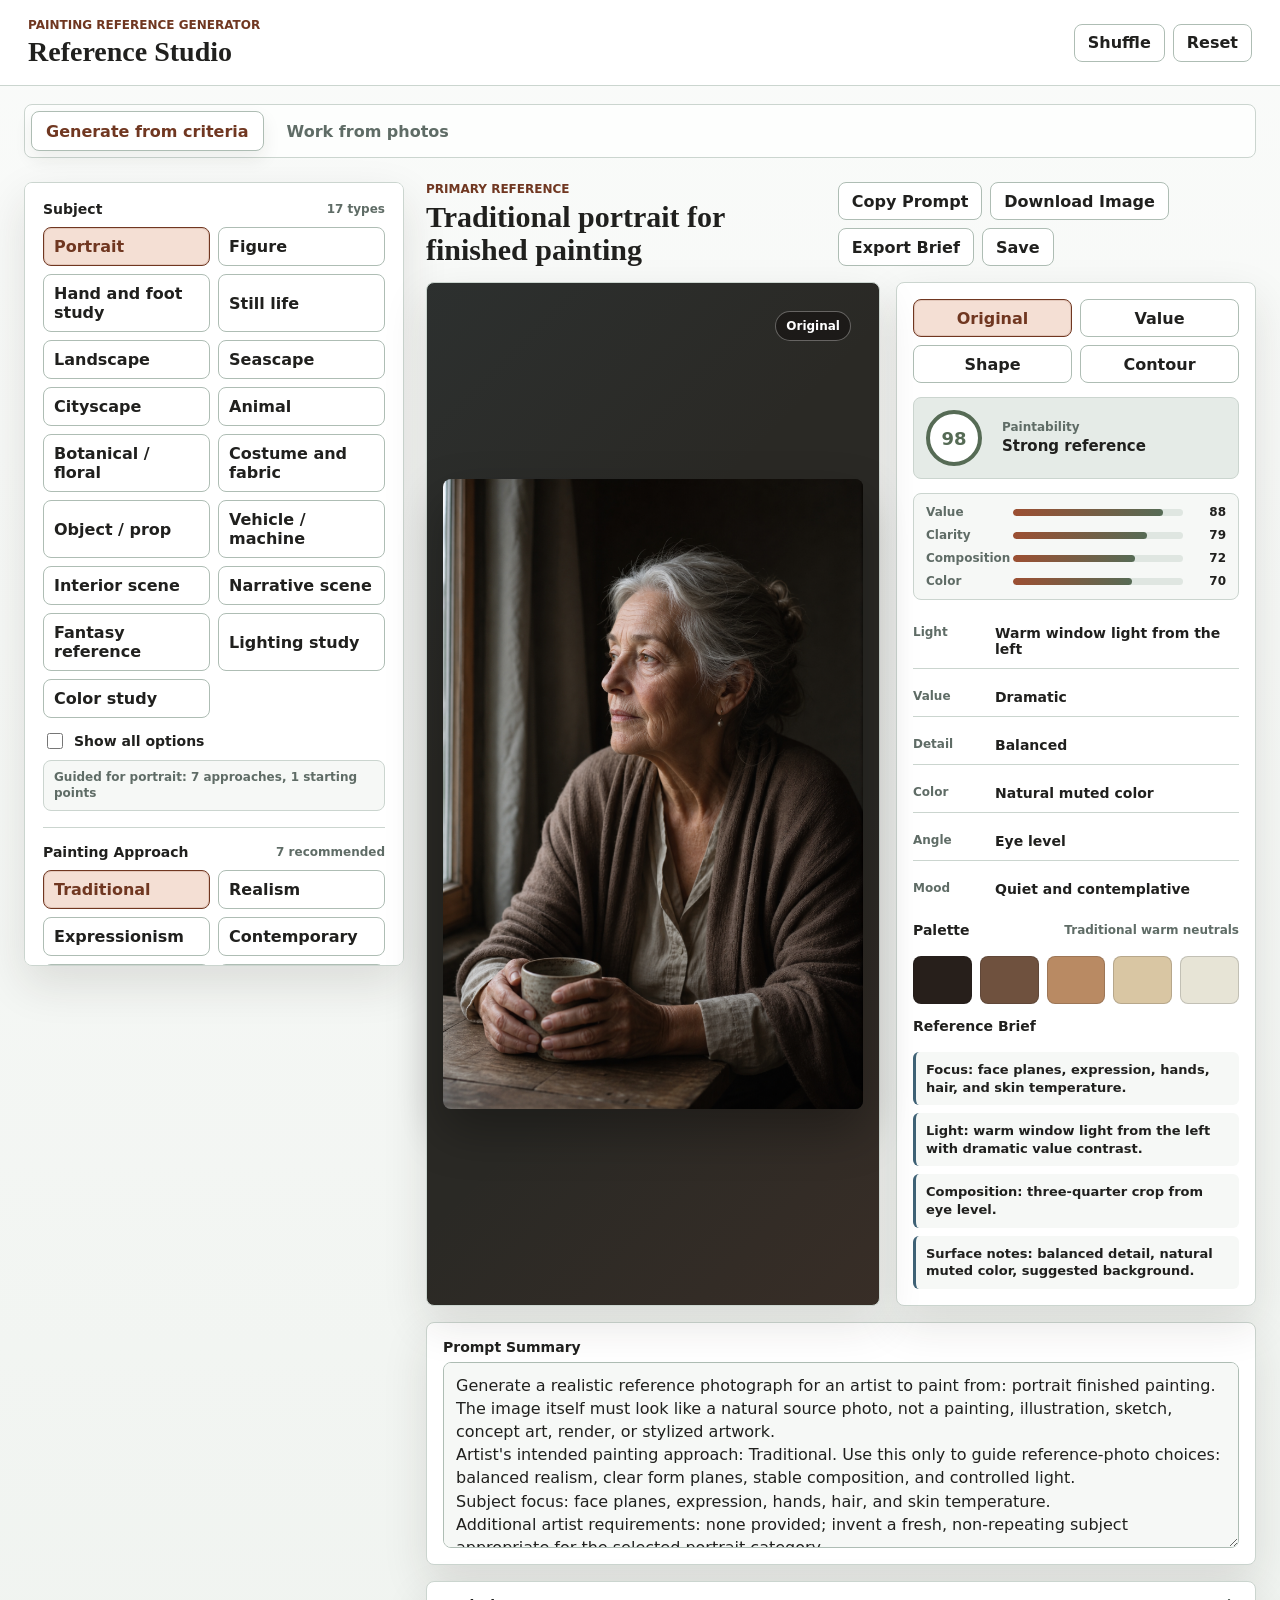
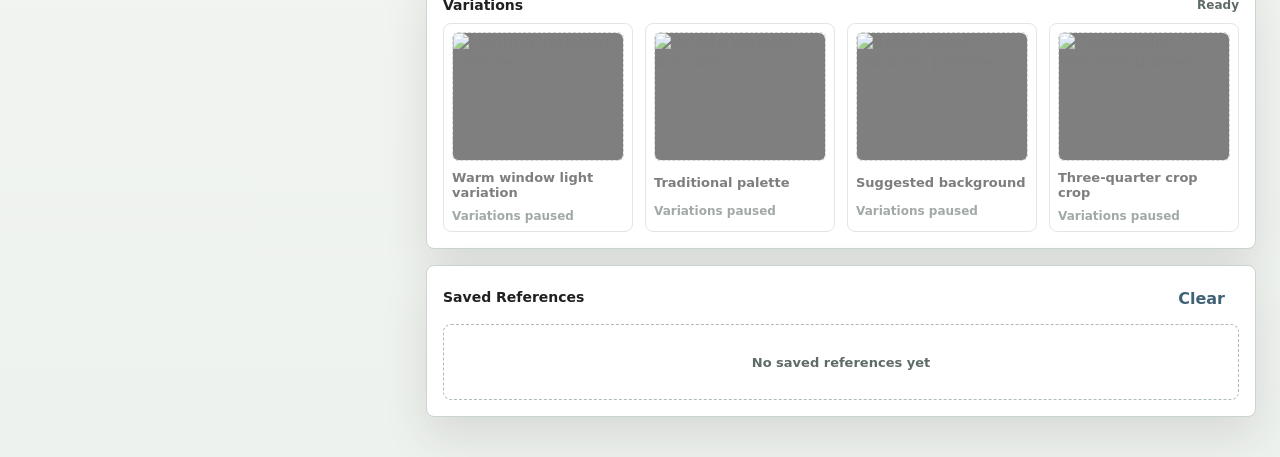
<file: index.html>
<!doctype html>
<html lang="en">
  <head>
    <meta charset="UTF-8" />
    <meta name="viewport" content="width=device-width, initial-scale=1.0" />
    <title>Reference Studio</title>
    <link rel="stylesheet" href="styles.css" />
    <script defer src="app.js"></script>
  </head>
  <body>
    <header class="app-header">
      <div>
        <p class="eyebrow">Painting Reference Generator</p>
        <h1>Reference Studio</h1>
      </div>
      <div class="header-actions" aria-label="Global actions">
        <button class="ghost-button" type="button" id="shuffleButton">Shuffle</button>
        <button class="ghost-button" type="button" id="resetButton">Reset</button>
      </div>
    </header>

    <nav class="workflow-tabs" role="tablist" aria-label="Reference workflow">
      <button
        class="workflow-tab is-active"
        type="button"
        role="tab"
        aria-selected="true"
        aria-controls="generatorView"
        data-workflow-tab="generator"
      >
        Generate from criteria
      </button>
      <button
        class="workflow-tab"
        type="button"
        role="tab"
        aria-selected="false"
        aria-controls="uploadView"
        data-workflow-tab="upload"
      >
        Work from photos
      </button>
    </nav>

    <main class="app-shell workflow-view" id="generatorView" data-workflow-view="generator">
      <aside class="control-panel" aria-label="Generator controls">
        <form id="generatorForm">
          <section class="control-group">
            <div class="group-title">
              <span>Subject</span>
              <small id="subjectCount"></small>
            </div>
            <div class="choice-grid" id="subjectGrid" data-choice-group="subject"></div>
            <label class="guide-toggle" for="showAllOptionsToggle">
              <input id="showAllOptionsToggle" type="checkbox" />
              <span>Show all options</span>
            </label>
            <p class="guide-note" id="compatibilityStatus">Guided choices for portrait</p>
          </section>

          <section class="control-group">
            <div class="group-title">
              <span>Painting Approach</span>
              <small id="styleCount"></small>
            </div>
            <div class="choice-grid compact" id="styleGrid" data-choice-group="style"></div>
          </section>

          <section class="control-group">
            <div class="group-title">
              <span>Starting Points</span>
              <small id="presetCount"></small>
            </div>
            <div class="preset-grid" id="presetGrid"></div>
          </section>

          <section class="control-group control-grid">
            <label>
              <span>Purpose</span>
              <select id="purposeSelect">
                <option>Finished painting</option>
                <option>Study</option>
                <option>Composition exploration</option>
                <option>Color study</option>
                <option>Lighting study</option>
                <option>Anatomy study</option>
              </select>
            </label>
            <label>
              <span>Lighting</span>
              <select id="lightingSelect">
                <option>Warm window light from the left</option>
                <option>Dramatic side light</option>
                <option>Soft north-light studio</option>
                <option>Golden hour backlight</option>
                <option>Overcast diffused light</option>
                <option>Candlelight</option>
                <option>High-key studio light</option>
                <option>Low-key chiaroscuro</option>
              </select>
            </label>
            <label>
              <span>Mood</span>
              <select id="moodSelect">
                <option>Quiet and contemplative</option>
                <option>Calm</option>
                <option>Dramatic</option>
                <option>Intimate</option>
                <option>Bright</option>
                <option>Melancholic</option>
                <option>Mysterious</option>
                <option>Energetic</option>
              </select>
            </label>
            <label>
              <span>Composition</span>
              <select id="compositionSelect">
                <option>Three-quarter crop</option>
                <option>Close-up</option>
                <option>Half-body</option>
                <option>Full-body</option>
                <option>Wide scene</option>
                <option>Asymmetrical crop</option>
                <option>Spacious negative space</option>
                <option>Tight observational crop</option>
              </select>
            </label>
            <label>
              <span>Camera Angle</span>
              <select id="cameraSelect">
                <option>Eye level</option>
                <option>Low angle</option>
                <option>High angle</option>
                <option>Top-down</option>
                <option>Three-quarter view</option>
                <option>Profile view</option>
              </select>
            </label>
            <label>
              <span>Color</span>
              <select id="colorSelect">
                <option>Natural muted color</option>
                <option>Limited warm palette</option>
                <option>Cool shadows with warm lights</option>
                <option>High chroma accents</option>
                <option>Earth pigments</option>
                <option>Complementary contrast</option>
              </select>
            </label>
            <label>
              <span>Pose / Motion</span>
              <select id="poseSelect">
                <option>Still and natural</option>
                <option>Gentle gesture</option>
                <option>Dynamic action</option>
                <option>Resting pose</option>
                <option>Contrapposto</option>
                <option>Object-focused arrangement</option>
              </select>
            </label>
          </section>

          <section class="control-group">
            <div class="range-block">
              <label class="range-label" for="detailRange">
                <span>Detail</span>
                <strong data-range-output="detailRange">Balanced</strong>
              </label>
              <input id="detailRange" type="range" min="0" max="2" step="1" value="1" />
            </div>
            <div class="range-block">
              <label class="range-label" for="contrastRange">
                <span>Value Contrast</span>
                <strong data-range-output="contrastRange">Dramatic</strong>
              </label>
              <input id="contrastRange" type="range" min="0" max="2" step="1" value="2" />
            </div>
            <div class="range-block">
              <label class="range-label" for="backgroundRange">
                <span>Background</span>
                <strong data-range-output="backgroundRange">Suggested</strong>
              </label>
              <input id="backgroundRange" type="range" min="0" max="2" step="1" value="1" />
            </div>
            <div class="range-block">
              <label class="range-label" for="abstractionRange">
                <span>Abstraction</span>
                <strong data-range-output="abstractionRange">Literal</strong>
              </label>
              <input id="abstractionRange" type="range" min="0" max="2" step="1" value="0" />
            </div>
          </section>

          <section class="control-group">
            <label for="requirementsInput">
              <span>Additional Requirements</span>
              <textarea
                id="requirementsInput"
                rows="5"
                placeholder="Optional: profile view, hands visible, simple dark background, warm window light"
              ></textarea>
            </label>
          </section>

          <section class="control-group guardrails">
            <div class="group-title">
              <span>Guardrails</span>
            </div>
            <label class="check-row">
              <input type="checkbox" value="accurate anatomy when people or animals are involved" checked />
              <span>Accurate anatomy</span>
            </label>
            <label class="check-row">
              <input type="checkbox" value="clear paintable value structure" checked />
              <span>Clear values</span>
            </label>
            <label class="check-row">
              <input type="checkbox" value="no text, logos, or watermarks" checked />
              <span>No text or logos</span>
            </label>
            <label class="check-row">
              <input type="checkbox" value="avoid unnecessary background clutter" checked />
              <span>Simple background</span>
            </label>
            <label class="check-row">
              <input type="checkbox" value="coherent perspective and spatial relationships" checked />
              <span>Perspective</span>
            </label>
            <label class="check-row">
              <input type="checkbox" value="avoid overly polished AI look" checked />
              <span>Natural finish</span>
            </label>
          </section>

          <button class="primary-button" type="submit" id="generateButton">Generate Reference</button>
          <p class="generate-notice" id="generateNotice">Ready</p>
        </form>
      </aside>

      <section class="workspace" aria-label="Reference output">
        <div class="workspace-header">
          <div>
            <p class="eyebrow">Primary Reference</p>
            <h2 id="resultTitle">Traditional portrait for finished painting</h2>
          </div>
          <div class="tool-actions" aria-label="Reference actions">
            <button type="button" id="copyPromptButton">Copy Prompt</button>
            <button type="button" id="downloadButton">Download Image</button>
            <button type="button" id="exportButton">Export Brief</button>
            <button type="button" id="saveButton">Save</button>
          </div>
        </div>

        <div class="reference-layout">
          <div class="preview-stage">
            <canvas id="studyCanvas" width="768" height="1152" aria-label="Generated reference preview"></canvas>
            <span class="mode-badge" id="modeBadge">Original</span>
          </div>

          <div class="study-tools">
            <div class="tabs" role="tablist" aria-label="Study modes">
              <button type="button" class="tab-button is-active" data-mode="original">Original</button>
              <button type="button" class="tab-button" data-mode="value">Value</button>
              <button type="button" class="tab-button" data-mode="shape">Shape</button>
              <button type="button" class="tab-button" data-mode="contour">Contour</button>
            </div>

            <div class="score-panel">
              <div class="score-ring" id="paintabilityScore">92</div>
              <div>
                <span>Paintability</span>
                <strong id="scoreLabel">Strong reference</strong>
              </div>
            </div>
            <div class="score-breakdown" id="scoreBreakdown" aria-label="Paintability breakdown">
              <div class="score-row" data-paintability-row="value">
                <span>Value</span>
                <div class="score-track"><i></i></div>
                <strong>--</strong>
              </div>
              <div class="score-row" data-paintability-row="clarity">
                <span>Clarity</span>
                <div class="score-track"><i></i></div>
                <strong>--</strong>
              </div>
              <div class="score-row" data-paintability-row="composition">
                <span>Composition</span>
                <div class="score-track"><i></i></div>
                <strong>--</strong>
              </div>
              <div class="score-row" data-paintability-row="color">
                <span>Color</span>
                <div class="score-track"><i></i></div>
                <strong>--</strong>
              </div>
            </div>

            <dl class="metric-list">
              <div>
                <dt>Light</dt>
                <dd id="lightMetric">Warm window light from the left</dd>
              </div>
              <div>
                <dt>Value</dt>
                <dd id="valueMetric">Dramatic</dd>
              </div>
              <div>
                <dt>Detail</dt>
                <dd id="detailMetric">Balanced</dd>
              </div>
              <div>
                <dt>Color</dt>
                <dd id="colorMetric">Natural muted color</dd>
              </div>
              <div>
                <dt>Angle</dt>
                <dd id="cameraMetric">Eye level</dd>
              </div>
              <div>
                <dt>Mood</dt>
                <dd id="moodMetric">Quiet and contemplative</dd>
              </div>
            </dl>

            <div class="palette-panel">
              <div class="group-title">
                <span>Palette</span>
                <small id="paletteName">Traditional warm neutrals</small>
              </div>
              <div class="swatch-row" id="paletteSwatches" aria-label="Suggested palette"></div>
            </div>

            <div class="brief-panel">
              <div class="group-title">
                <span>Reference Brief</span>
              </div>
              <ul class="brief-list" id="briefList"></ul>
            </div>
          </div>
        </div>

        <section class="prompt-panel">
          <label for="promptOutput">
            <span>Prompt Summary</span>
            <textarea id="promptOutput" rows="7" readonly></textarea>
          </label>
        </section>

        <section class="variation-section" aria-label="Reference variations">
          <div class="section-title">
            <h3>Variations</h3>
            <span id="generationStatus">Ready</span>
          </div>
          <div class="variation-grid">
            <button class="variation-card" type="button" data-variation="lighting">
              <div class="variation-preview">
                <img alt="Lighting variation preview" hidden />
                <span class="variation-placeholder">Generate main reference first</span>
              </div>
              <span class="variation-label">Darker shadow side</span>
              <small class="variation-state">Waiting for main reference</small>
            </button>
            <button class="variation-card" type="button" data-variation="palette">
              <div class="variation-preview">
                <img alt="Palette variation preview" hidden />
                <span class="variation-placeholder">Generate main reference first</span>
              </div>
              <span class="variation-label">Muted palette</span>
              <small class="variation-state">Waiting for main reference</small>
            </button>
            <button class="variation-card" type="button" data-variation="background">
              <div class="variation-preview">
                <img alt="Background variation preview" hidden />
                <span class="variation-placeholder">Generate main reference first</span>
              </div>
              <span class="variation-label">Simpler background</span>
              <small class="variation-state">Waiting for main reference</small>
            </button>
            <button class="variation-card" type="button" data-variation="composition">
              <div class="variation-preview">
                <img alt="Composition variation preview" hidden />
                <span class="variation-placeholder">Generate main reference first</span>
              </div>
              <span class="variation-label">New crop</span>
              <small class="variation-state">Waiting for main reference</small>
            </button>
          </div>
        </section>

        <section class="saved-section" aria-label="Saved references">
          <div class="section-title">
            <h3>Saved References</h3>
            <button class="text-button" type="button" id="clearSavedButton">Clear</button>
          </div>
          <div class="saved-grid" id="savedGrid"></div>
        </section>
      </section>
    </main>

    <main class="upload-shell workflow-view" id="uploadView" data-workflow-view="upload" hidden>
      <aside class="control-panel upload-control-panel" aria-label="Uploaded photo controls">
        <form id="uploadForm">
          <section class="control-group">
            <div class="group-title">
              <span>Source Photos</span>
              <small id="uploadCount">0 selected</small>
            </div>
            <label class="upload-dropzone" for="photoUploadInput">
              <input id="photoUploadInput" type="file" accept="image/png,image/jpeg,image/webp" multiple />
              <strong>Choose photo files</strong>
              <span>Use one or more photos as visual anchors for a new similar reference.</span>
            </label>
            <div class="upload-source-grid" id="uploadPhotoGrid"></div>
            <button class="text-button clear-upload-button" type="button" id="clearUploadButton">Clear photos</button>
          </section>

          <section class="control-group control-grid">
            <label>
              <span>Output Shape</span>
              <select id="uploadSizeSelect">
                <option value="auto">Auto</option>
                <option value="1024x1024">Square</option>
                <option value="1024x1536">Portrait</option>
                <option value="1536x1024">Landscape</option>
              </select>
            </label>
            <label>
              <span>Source Match</span>
              <select id="uploadFidelitySelect">
                <option value="high">High</option>
                <option value="low">Loose</option>
              </select>
            </label>
          </section>

          <section class="control-group">
            <label for="uploadRequirementsInput">
              <span>Reference Notes</span>
              <textarea
                id="uploadRequirementsInput"
                rows="6"
                placeholder="Optional: keep the pose, similar light, simpler shapes, quieter background, more useful value structure"
              ></textarea>
            </label>
          </section>

          <button class="primary-button" type="submit" id="uploadGenerateButton">Generate Similar Photo</button>
          <p class="generate-notice" id="uploadNotice">Upload one or more photos to begin</p>
        </form>
      </aside>

      <section class="upload-workspace" aria-label="Uploaded photo output">
        <div class="workspace-header">
          <div>
            <p class="eyebrow">Photo Reference Workspace</p>
            <h2 id="uploadResultTitle">Upload photos for a similar reference</h2>
          </div>
          <div class="tool-actions" aria-label="Uploaded photo actions">
            <button type="button" id="copyUploadPromptButton">Copy Prompt</button>
            <button type="button" id="downloadUploadButton">Download Result</button>
            <button type="button" id="useUploadResultButton">Use As Reference</button>
          </div>
        </div>

        <div class="upload-layout">
          <section class="upload-preview-panel" aria-label="Uploaded sources">
            <div class="section-title">
              <h3>Sources</h3>
              <span id="uploadSourceSummary">No photos selected</span>
            </div>
            <div class="upload-large-grid" id="uploadLargeGrid"></div>
          </section>

          <section class="upload-result-panel" aria-label="Generated uploaded photo result">
            <div class="upload-result-stage">
              <img id="uploadResultImage" alt="Generated result from uploaded photos" hidden />
            </div>
            <label for="uploadPromptOutput">
              <span>Prompt Summary</span>
              <textarea id="uploadPromptOutput" rows="9" readonly></textarea>
            </label>
          </section>
        </div>
      </section>
    </main>
  </body>
</html>
</file>
<file: styles.css>
:root {
  color-scheme: light;
  --bg: #eef2ee;
  --panel: #ffffff;
  --panel-2: #e5ebe7;
  --ink: #20201e;
  --muted: #5f6c66;
  --line: #cbd5cf;
  --line-strong: #aebdb4;
  --accent: #9c4f32;
  --accent-dark: #703721;
  --sage: #566b55;
  --blue: #3f6276;
  --shadow: 0 18px 45px rgba(41, 34, 26, 0.12);
}

* {
  box-sizing: border-box;
}

html {
  min-height: 100%;
}

body {
  margin: 0;
  min-height: 100%;
  background:
    linear-gradient(180deg, rgba(255, 255, 255, 0.68), rgba(238, 242, 238, 0.92)),
    var(--bg);
  color: var(--ink);
  font-family:
    Inter, ui-sans-serif, system-ui, -apple-system, BlinkMacSystemFont, "Segoe UI",
    sans-serif;
  font-size: 16px;
}

button,
input,
select,
textarea {
  font: inherit;
  min-width: 0;
}

button {
  cursor: pointer;
}

button:disabled {
  cursor: not-allowed;
  opacity: 0.58;
}

.app-header {
  position: sticky;
  top: 0;
  z-index: 5;
  display: flex;
  align-items: center;
  justify-content: space-between;
  gap: 20px;
  padding: 18px 28px;
  border-bottom: 1px solid var(--line);
  background: rgba(255, 255, 255, 0.92);
  backdrop-filter: blur(18px);
}

.app-header h1,
.workspace-header h2,
.section-title h3 {
  margin: 0;
  line-height: 1.08;
}

.app-header h1 {
  font-family: Georgia, "Times New Roman", serif;
  font-size: 28px;
  font-weight: 700;
}

.eyebrow {
  margin: 0 0 5px;
  color: var(--accent-dark);
  font-size: 12px;
  font-weight: 760;
  text-transform: uppercase;
  letter-spacing: 0;
}

.header-actions,
.tool-actions,
.tabs,
.workflow-tabs {
  display: flex;
  align-items: center;
  gap: 8px;
  flex-wrap: wrap;
}

.app-shell {
  display: grid;
  grid-template-columns: minmax(300px, 380px) minmax(0, 1fr);
  align-items: start;
  gap: 22px;
  width: min(1540px, calc(100% - 48px));
  margin: 24px auto 40px;
}

.workflow-tabs {
  width: min(1540px, calc(100% - 48px));
  margin: 18px auto 0;
  padding: 6px;
  border: 1px solid var(--line);
  border-radius: 8px;
  background: rgba(255, 255, 255, 0.78);
}

.workflow-tab {
  min-height: 40px;
  border: 1px solid transparent;
  border-radius: 8px;
  background: transparent;
  color: var(--muted);
  font-weight: 760;
}

.workflow-tab {
  padding: 0 14px;
}

.workflow-tab.is-active {
  border-color: var(--line-strong);
  background: #ffffff;
  color: var(--accent-dark);
  box-shadow: 0 8px 18px rgba(41, 34, 26, 0.08);
}

.workflow-view[hidden] {
  display: none;
}

.upload-shell {
  display: grid;
  grid-template-columns: minmax(300px, 390px) minmax(0, 1fr);
  align-items: start;
  gap: 22px;
  width: min(1540px, calc(100% - 48px));
  margin: 24px auto 40px;
}

.control-panel {
  position: sticky;
  top: 92px;
  min-width: 0;
  max-height: calc(100vh - 116px);
  overflow: auto;
  padding: 18px;
  border: 1px solid var(--line);
  border-radius: 8px;
  background: var(--panel);
  box-shadow: var(--shadow);
}

.workspace {
  min-width: 0;
}

.workspace-header {
  display: flex;
  align-items: start;
  justify-content: space-between;
  gap: 18px;
  margin-bottom: 16px;
}

.workspace-header h2 {
  font-family: Georgia, "Times New Roman", serif;
  font-size: 30px;
}

.control-group {
  padding: 16px 0;
  border-bottom: 1px solid var(--line);
}

.control-group:first-child {
  padding-top: 0;
}

.control-group:last-of-type {
  border-bottom: 0;
}

.group-title,
.section-title {
  display: flex;
  align-items: center;
  justify-content: space-between;
  gap: 10px;
  margin-bottom: 10px;
}

.group-title span,
label > span,
.section-title h3 {
  color: var(--ink);
  font-size: 14px;
  font-weight: 760;
}

.group-title small,
.section-title span {
  color: var(--muted);
  font-size: 12px;
  font-weight: 650;
}

.choice-grid {
  display: grid;
  grid-template-columns: repeat(2, minmax(0, 1fr));
  gap: 8px;
}

.choice-grid.compact {
  grid-template-columns: repeat(2, minmax(0, 1fr));
}

.choice-button,
.preset-button,
.ghost-button,
.primary-button,
.tool-actions button,
.tab-button,
.text-button {
  min-height: 38px;
  border: 1px solid var(--line-strong);
  border-radius: 8px;
  background: #ffffff;
  color: var(--ink);
  font-weight: 720;
  transition:
    transform 150ms ease,
    border-color 150ms ease,
    background 150ms ease,
    color 150ms ease,
    box-shadow 150ms ease;
}

.choice-button {
  width: 100%;
  min-width: 0;
  padding: 9px 10px;
  text-align: left;
}

.choice-button:hover,
.preset-button:hover,
.ghost-button:hover,
.tool-actions button:hover,
.tab-button:hover,
.text-button:hover,
.workflow-tab:hover,
.variation-card:hover {
  transform: translateY(-1px);
  border-color: var(--accent);
}

.choice-button.is-active,
.tab-button.is-active,
.preset-button.is-active {
  border-color: var(--accent-dark);
  background: #f4dfd4;
  color: var(--accent-dark);
  box-shadow: inset 0 0 0 1px rgba(112, 55, 33, 0.14);
}

.control-grid,
.two-column {
  display: grid;
  grid-template-columns: repeat(2, minmax(0, 1fr));
  gap: 12px;
}

.preset-grid {
  display: grid;
  gap: 8px;
}

.preset-button {
  display: grid;
  gap: 3px;
  width: 100%;
  padding: 10px 12px;
  text-align: left;
}

.preset-button span {
  color: var(--ink);
  font-size: 14px;
  font-weight: 760;
}

.preset-button small {
  color: var(--muted);
  font-size: 12px;
  font-weight: 650;
  line-height: 1.35;
}

.two-column > *,
.control-grid > *,
.choice-grid > * {
  min-width: 0;
}

label {
  display: grid;
  gap: 7px;
  min-width: 0;
}

select,
textarea {
  width: 100%;
  border: 1px solid var(--line-strong);
  border-radius: 8px;
  background: #ffffff;
  color: var(--ink);
}

select {
  min-height: 40px;
  padding: 0 12px;
}

textarea {
  min-height: 96px;
  resize: vertical;
  padding: 11px 12px;
  line-height: 1.45;
}

select:focus,
textarea:focus,
input[type="range"]:focus-visible,
button:focus-visible {
  outline: 3px solid rgba(63, 98, 118, 0.3);
  outline-offset: 2px;
}

.range-block {
  display: grid;
  gap: 7px;
  margin-bottom: 12px;
}

.range-block:last-child {
  margin-bottom: 0;
}

.range-label {
  display: flex;
  align-items: center;
  justify-content: space-between;
  gap: 12px;
}

.range-label strong {
  color: var(--sage);
  font-size: 13px;
}

input[type="range"] {
  width: 100%;
  accent-color: var(--accent);
}

.guardrails {
  display: grid;
  grid-template-columns: repeat(2, minmax(0, 1fr));
  column-gap: 12px;
  row-gap: 10px;
}

.guardrails .group-title {
  grid-column: 1 / -1;
  margin-bottom: 0;
}

.check-row {
  display: flex;
  align-items: center;
  gap: 8px;
  color: var(--muted);
  font-size: 13px;
  font-weight: 650;
}

.check-row input {
  width: 16px;
  height: 16px;
  accent-color: var(--sage);
}

.guide-toggle {
  display: flex;
  align-items: center;
  gap: 8px;
  margin-top: 12px;
  color: var(--ink);
  font-size: 13px;
  font-weight: 720;
}

.guide-toggle input {
  width: 16px;
  height: 16px;
  accent-color: var(--sage);
}

.guide-note {
  min-height: 34px;
  margin: 8px 0 0;
  padding: 8px 10px;
  border: 1px solid var(--line);
  border-radius: 8px;
  background: #f6f8f6;
  color: var(--muted);
  font-size: 12px;
  font-weight: 650;
  line-height: 1.35;
}

.primary-button {
  width: 100%;
  min-height: 48px;
  margin-top: 18px;
  border-color: var(--accent-dark);
  background: var(--accent);
  color: #ffffff;
  box-shadow: 0 12px 24px rgba(112, 55, 33, 0.2);
}

.primary-button:hover {
  transform: translateY(-1px);
  background: var(--accent-dark);
}

.generate-notice {
  min-height: 38px;
  margin: 10px 0 0;
  padding: 10px 11px;
  border: 1px solid var(--line);
  border-radius: 8px;
  background: #f6f8f6;
  color: var(--muted);
  font-size: 13px;
  font-weight: 680;
  line-height: 1.35;
}

.ghost-button,
.tool-actions button,
.text-button {
  padding: 0 13px;
}

.text-button {
  min-height: 32px;
  border-color: transparent;
  background: transparent;
  color: var(--blue);
}

.clear-upload-button {
  width: max-content;
  margin-top: 10px;
}

.upload-dropzone {
  position: relative;
  display: grid;
  gap: 10px;
  place-items: center;
  min-height: 132px;
  padding: 18px;
  border: 1px dashed var(--line-strong);
  border-radius: 8px;
  background: #f6f8f6;
  color: var(--muted);
  cursor: pointer;
  text-align: center;
  transition:
    border-color 150ms ease,
    background 150ms ease,
    box-shadow 150ms ease;
}

.upload-dropzone input {
  position: absolute;
  width: 1px;
  height: 1px;
  opacity: 0;
  pointer-events: none;
}

.upload-dropzone strong {
  display: inline-flex;
  align-items: center;
  justify-content: center;
  min-height: 42px;
  padding: 0 16px;
  border: 1px solid var(--accent-dark);
  border-radius: 8px;
  background: var(--accent);
  color: #ffffff;
  font-size: 15px;
  font-weight: 780;
  box-shadow: 0 10px 20px rgba(112, 55, 33, 0.16);
  transition:
    transform 150ms ease,
    background 150ms ease,
    box-shadow 150ms ease;
}

.upload-dropzone strong::before {
  content: "+";
  margin-right: 8px;
  font-size: 19px;
  line-height: 1;
}

.upload-dropzone span {
  max-width: 28ch;
  font-size: 12px;
  font-weight: 650;
  line-height: 1.35;
}

.upload-dropzone:hover,
.upload-dropzone:focus-within {
  border-color: var(--accent);
  background: #fbf0ec;
  box-shadow: inset 0 0 0 1px rgba(112, 55, 33, 0.08);
}

.upload-dropzone:hover strong,
.upload-dropzone:focus-within strong {
  background: var(--accent-dark);
  transform: translateY(-1px);
  box-shadow: 0 12px 22px rgba(112, 55, 33, 0.2);
}

.upload-source-grid {
  display: grid;
  grid-template-columns: repeat(2, minmax(0, 1fr));
  gap: 8px;
  margin-top: 10px;
}

.upload-thumb,
.upload-large-card {
  display: grid;
  gap: 7px;
  min-width: 0;
  padding: 8px;
  border: 1px solid var(--line);
  border-radius: 8px;
  background: #ffffff;
}

.upload-thumb img,
.upload-large-card img,
#uploadResultImage {
  display: block;
  width: 100%;
  border-radius: 6px;
  object-fit: cover;
}

.upload-thumb img {
  aspect-ratio: 4 / 3;
}

.upload-thumb span,
.upload-large-card span {
  color: var(--muted);
  font-size: 12px;
  font-weight: 680;
  overflow-wrap: anywhere;
}

.upload-operation-grid {
  display: grid;
  gap: 8px;
}

.upload-workspace {
  min-width: 0;
}

.upload-layout {
  display: grid;
  grid-template-columns: minmax(260px, 360px) minmax(0, 1fr);
  gap: 16px;
  align-items: start;
}

.upload-preview-panel,
.upload-result-panel {
  display: grid;
  gap: 14px;
  min-width: 0;
  padding: 16px;
  border: 1px solid var(--line);
  border-radius: 8px;
  background: var(--panel);
  box-shadow: var(--shadow);
}

.upload-large-grid {
  display: grid;
  gap: 10px;
}

.upload-large-card img {
  aspect-ratio: 4 / 3;
}

.upload-result-stage {
  position: relative;
  display: grid;
  place-items: center;
  min-height: 580px;
  overflow: hidden;
  border: 1px solid var(--line);
  border-radius: 8px;
  background:
    linear-gradient(135deg, rgba(86, 107, 85, 0.16), transparent 34%),
    linear-gradient(315deg, rgba(63, 98, 118, 0.14), transparent 36%),
    #252723;
}

#uploadResultImage {
  max-height: 74vh;
  object-fit: contain;
}

#uploadResultImage[hidden] {
  display: none;
}

#uploadPromptOutput {
  min-height: 180px;
  background: #f6f8f6;
}

.reference-layout {
  display: grid;
  grid-template-columns: minmax(300px, 1fr) minmax(260px, 360px);
  gap: 16px;
  align-items: stretch;
}

.preview-stage {
  position: relative;
  display: grid;
  place-items: center;
  min-height: 620px;
  padding: 16px;
  border: 1px solid var(--line);
  border-radius: 8px;
  background:
    linear-gradient(135deg, rgba(63, 98, 118, 0.12), transparent 34%),
    linear-gradient(315deg, rgba(156, 79, 50, 0.12), transparent 36%),
    #2a2925;
  box-shadow: var(--shadow);
}

#studyCanvas {
  display: block;
  width: min(100%, 580px);
  height: auto;
  max-height: 72vh;
  border-radius: 8px;
  background: #151412;
  box-shadow: 0 22px 48px rgba(0, 0, 0, 0.3);
}

.mode-badge {
  position: absolute;
  top: 28px;
  right: 28px;
  padding: 7px 10px;
  border: 1px solid rgba(255, 254, 250, 0.32);
  border-radius: 999px;
  background: rgba(24, 22, 20, 0.72);
  color: #ffffff;
  font-size: 12px;
  font-weight: 760;
}

.study-tools {
  display: grid;
  align-content: start;
  gap: 14px;
  padding: 16px;
  border: 1px solid var(--line);
  border-radius: 8px;
  background: var(--panel);
  box-shadow: var(--shadow);
}

.tabs {
  display: grid;
  grid-template-columns: repeat(2, minmax(0, 1fr));
}

.tab-button {
  padding: 0 12px;
}

.metric-list {
  display: grid;
  gap: 9px;
  margin: 0;
}

.score-panel {
  display: grid;
  grid-template-columns: 64px minmax(0, 1fr);
  gap: 12px;
  align-items: center;
  padding: 12px;
  border: 1px solid var(--line);
  border-radius: 8px;
  background: var(--panel-2);
}

.score-ring {
  display: grid;
  place-items: center;
  width: 56px;
  height: 56px;
  border: 4px solid var(--sage);
  border-radius: 50%;
  background: #ffffff;
  color: var(--sage);
  font-size: 18px;
  font-weight: 820;
}

.score-panel span {
  display: block;
  margin-bottom: 3px;
  color: var(--muted);
  font-size: 12px;
  font-weight: 760;
}

.score-panel strong {
  display: block;
  font-size: 15px;
  line-height: 1.25;
}

.score-breakdown {
  display: grid;
  gap: 9px;
  padding: 11px 12px;
  border: 1px solid var(--line);
  border-radius: 8px;
  background: #f6f8f6;
}

.score-row {
  display: grid;
  grid-template-columns: 78px minmax(0, 1fr) 34px;
  align-items: center;
  gap: 9px;
}

.score-row span,
.score-row strong {
  font-size: 12px;
  font-weight: 760;
}

.score-row span {
  color: var(--muted);
}

.score-row strong {
  color: var(--ink);
  text-align: right;
}

.score-track {
  height: 7px;
  overflow: hidden;
  border-radius: 999px;
  background: #dfe6e1;
}

.score-track i {
  display: block;
  width: 0%;
  height: 100%;
  border-radius: inherit;
  background: linear-gradient(90deg, var(--accent), var(--sage));
  transition: width 180ms ease;
}

.metric-list div {
  display: grid;
  grid-template-columns: 72px minmax(0, 1fr);
  gap: 10px;
  padding: 11px 0;
  border-bottom: 1px solid var(--line);
}

.metric-list div:last-child {
  border-bottom: 0;
}

.metric-list dt {
  color: var(--muted);
  font-size: 12px;
  font-weight: 760;
}

.metric-list dd {
  margin: 0;
  color: var(--ink);
  font-size: 14px;
  font-weight: 700;
  overflow-wrap: anywhere;
}

.palette-panel {
  display: grid;
  gap: 8px;
}

.brief-panel {
  display: grid;
  gap: 8px;
}

.brief-list {
  display: grid;
  gap: 8px;
  margin: 0;
  padding: 0;
  list-style: none;
}

.brief-list li {
  padding: 9px 10px;
  border-left: 3px solid var(--blue);
  border-radius: 6px;
  background: #f6f8f6;
  color: var(--ink);
  font-size: 13px;
  font-weight: 650;
  line-height: 1.35;
}

.swatch-row {
  display: grid;
  grid-template-columns: repeat(5, minmax(0, 1fr));
  gap: 8px;
}

.swatch {
  min-height: 48px;
  border: 1px solid rgba(32, 32, 30, 0.18);
  border-radius: 8px;
}

.prompt-panel,
.variation-section,
.saved-section {
  margin-top: 16px;
  padding: 16px;
  border: 1px solid var(--line);
  border-radius: 8px;
  background: var(--panel);
  box-shadow: var(--shadow);
}

.prompt-panel textarea {
  min-height: 132px;
  background: #f6f8f6;
}

.variation-grid,
.saved-grid {
  display: grid;
  grid-template-columns: repeat(4, minmax(0, 1fr));
  gap: 12px;
}

.variation-card,
.saved-card {
  display: grid;
  gap: 9px;
  min-width: 0;
  padding: 8px;
  border: 1px solid var(--line);
  border-radius: 8px;
  background: #ffffff;
  color: var(--ink);
  text-align: left;
}

.variation-card:disabled {
  transform: none;
}

.variation-preview,
.variation-card img,
.saved-card img {
  display: block;
  width: 100%;
  aspect-ratio: 4 / 3;
  border-radius: 6px;
  background: #222;
}

.variation-preview {
  position: relative;
  display: grid;
  place-items: center;
  overflow: hidden;
  border: 1px dashed var(--line-strong);
  background: #f0f3f1;
}

.variation-card img,
.saved-card img {
  object-fit: cover;
}

.variation-card img {
  border: 0;
}

.variation-placeholder {
  max-width: 14ch;
  color: var(--muted);
  font-size: 12px;
  font-weight: 720;
  line-height: 1.25;
  text-align: center;
}

.variation-card.is-active {
  border-color: var(--accent-dark);
  box-shadow: inset 0 0 0 1px rgba(112, 55, 33, 0.16);
}

.variation-card.is-loading .variation-preview {
  border-style: solid;
  background: #e8eeea;
}

.variation-card.has-error .variation-preview {
  border-color: rgba(156, 79, 50, 0.58);
  background: #fbf0ec;
}

.variation-card.has-error small {
  color: var(--accent-dark);
}

.variation-card small,
.variation-card span,
.saved-card strong,
.saved-card span {
  overflow-wrap: anywhere;
}

.variation-card span,
.saved-card strong {
  font-size: 13px;
  font-weight: 760;
}

.variation-card small {
  color: var(--muted);
  font-size: 12px;
  font-weight: 650;
}

.saved-card span {
  color: var(--muted);
  font-size: 12px;
}

.empty-state {
  grid-column: 1 / -1;
  min-height: 76px;
  display: grid;
  place-items: center;
  border: 1px dashed var(--line-strong);
  border-radius: 8px;
  color: var(--muted);
  font-size: 13px;
  font-weight: 650;
}

.is-generating {
  pointer-events: none;
  opacity: 0.74;
}

@media (max-width: 1180px) {
  .app-shell,
  .upload-shell {
    grid-template-columns: 1fr;
  }

  .control-panel {
    position: static;
    max-height: none;
  }
}

@media (max-width: 860px) {
  .app-header,
  .workspace-header {
    align-items: stretch;
    flex-direction: column;
  }

  .app-shell {
    width: auto;
    margin: 14px 14px 40px;
  }

  .workflow-tabs,
  .upload-shell {
    width: auto;
    margin-left: 14px;
    margin-right: 14px;
  }

  .reference-layout,
  .upload-layout,
  .variation-grid,
  .saved-grid {
    grid-template-columns: 1fr;
  }

  .preview-stage,
  .upload-result-stage {
    min-height: 0;
  }

  #studyCanvas {
    max-height: none;
  }
}

@media (max-width: 560px) {
  .app-header {
    padding: 16px;
  }

  .app-header h1,
  .workspace-header h2 {
    font-size: 24px;
  }

  .two-column,
  .control-grid,
  .guardrails {
    grid-template-columns: 1fr;
  }

  .choice-grid,
  .choice-grid.compact,
  .upload-source-grid {
    grid-template-columns: 1fr;
  }

  .tool-actions {
    display: grid;
    grid-template-columns: 1fr;
  }

  .tool-actions button {
    min-height: 42px;
  }
}
</file>
